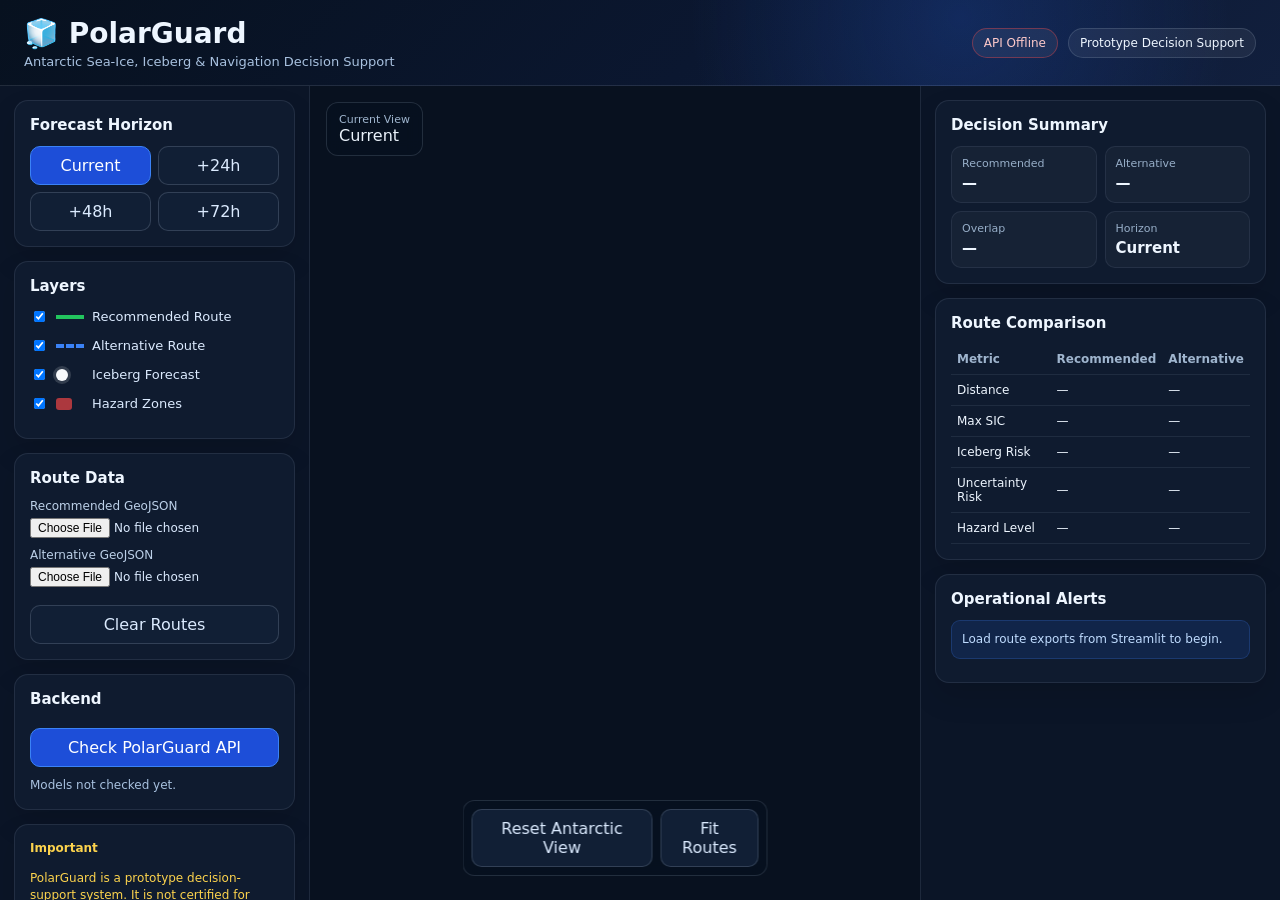
<file: polarguard_cesium/index.html>
<!DOCTYPE html>
<html lang="en">
<head>
  <meta charset="UTF-8" />
  <meta name="viewport" content="width=device-width, initial-scale=1.0" />
  <title>PolarGuard 3D Navigation</title>

  <script src="https://cesium.com/downloads/cesiumjs/releases/1.132/Build/Cesium/Cesium.js"></script>
  <link
    href="https://cesium.com/downloads/cesiumjs/releases/1.132/Build/Cesium/Widgets/widgets.css"
    rel="stylesheet"
  />

  <link rel="stylesheet" href="./styles.css" />
</head>

<body>
  <div id="app-shell">

    <header class="topbar">
      <div>
        <h1>🧊 PolarGuard</h1>
        <p>Antarctic Sea-Ice, Iceberg & Navigation Decision Support</p>
      </div>

      <div class="status-strip">
        <span id="apiStatus" class="status-pill status-offline">
          API Offline
        </span>
        <span class="status-pill">
          Prototype Decision Support
        </span>
      </div>
    </header>

    <aside class="sidebar">
      <section class="panel">
        <h2>Forecast Horizon</h2>

        <div class="segmented">
          <button class="horizon-btn active" data-horizon="current">
            Current
          </button>
          <button class="horizon-btn" data-horizon="24h">
            +24h
          </button>
          <button class="horizon-btn" data-horizon="48h">
            +48h
          </button>
          <button class="horizon-btn" data-horizon="72h">
            +72h
          </button>
        </div>
      </section>

      <section class="panel">
        <h2>Layers</h2>

        <label class="toggle-row">
          <input type="checkbox" id="showRecommended" checked />
          <span class="legend-line recommended"></span>
          Recommended Route
        </label>

        <label class="toggle-row">
          <input type="checkbox" id="showAlternative" checked />
          <span class="legend-line alternative"></span>
          Alternative Route
        </label>

        <label class="toggle-row">
          <input type="checkbox" id="showIceberg" checked />
          <span class="legend-dot iceberg"></span>
          Iceberg Forecast
        </label>

        <label class="toggle-row">
          <input type="checkbox" id="showHazards" checked />
          <span class="legend-box hazard"></span>
          Hazard Zones
        </label>
      </section>

      <section class="panel">
        <h2>Route Data</h2>

        <label class="upload-label">
          Recommended GeoJSON
          <input
            type="file"
            id="recommendedFile"
            accept=".geojson,.json"
          />
        </label>

        <label class="upload-label">
          Alternative GeoJSON
          <input
            type="file"
            id="alternativeFile"
            accept=".geojson,.json"
          />
        </label>

        <button id="clearRoutesBtn" class="secondary-btn">
          Clear Routes
        </button>
      </section>

      <section class="panel">
        <h2>Backend</h2>

        <button id="connectApiBtn" class="primary-btn">
          Check PolarGuard API
        </button>

        <div id="modelStatus" class="mini-status">
          Models not checked yet.
        </div>
      </section>

      <section class="panel disclaimer">
        <strong>Important</strong>
        <p>
          PolarGuard is a prototype decision-support system.
          It is not certified for operational vessel navigation.
        </p>
      </section>
    </aside>

    <main class="main">
      <div id="cesiumContainer"></div>

      <div class="hud top-left">
        <div class="hud-title">Current View</div>
        <div id="currentHorizon">Current</div>
      </div>

      <div class="hud bottom-center">
        <button id="resetViewBtn">Reset Antarctic View</button>
        <button id="fitRoutesBtn">Fit Routes</button>
      </div>
    </main>

    <aside class="rightbar">
      <section class="panel">
        <h2>Decision Summary</h2>

        <div class="metric-grid">
          <div class="metric">
            <span>Recommended</span>
            <strong id="recommendedDistance">—</strong>
          </div>

          <div class="metric">
            <span>Alternative</span>
            <strong id="alternativeDistance">—</strong>
          </div>

          <div class="metric">
            <span>Overlap</span>
            <strong id="routeOverlap">—</strong>
          </div>

          <div class="metric">
            <span>Horizon</span>
            <strong id="summaryHorizon">Current</strong>
          </div>
        </div>
      </section>

      <section class="panel">
        <h2>Route Comparison</h2>

        <table class="comparison-table">
          <thead>
            <tr>
              <th>Metric</th>
              <th>Recommended</th>
              <th>Alternative</th>
            </tr>
          </thead>

          <tbody>
            <tr>
              <td>Distance</td>
              <td id="cmpRecDistance">—</td>
              <td id="cmpAltDistance">—</td>
            </tr>
            <tr>
              <td>Max SIC</td>
              <td id="cmpRecSic">—</td>
              <td id="cmpAltSic">—</td>
            </tr>
            <tr>
              <td>Iceberg Risk</td>
              <td id="cmpRecIceberg">—</td>
              <td id="cmpAltIceberg">—</td>
            </tr>
            <tr>
              <td>Uncertainty Risk</td>
              <td id="cmpRecUncertainty">—</td>
              <td id="cmpAltUncertainty">—</td>
            </tr>
            <tr>
              <td>Hazard Level</td>
              <td id="cmpRecHazard">—</td>
              <td id="cmpAltHazard">—</td>
            </tr>
          </tbody>
        </table>
      </section>

      <section class="panel">
        <h2>Operational Alerts</h2>

        <div id="alerts">
          <div class="alert info">
            Load route exports from Streamlit to begin.
          </div>
        </div>
      </section>
    </aside>
  </div>

  <script src="./app.js"></script>
</body>
</html>
</file>
<file: polarguard_cesium/styles.css>
* {
  box-sizing: border-box;
}

html,
body {
  margin: 0;
  width: 100%;
  height: 100%;
  overflow: hidden;
  font-family:
    Inter,
    ui-sans-serif,
    system-ui,
    -apple-system,
    BlinkMacSystemFont,
    "Segoe UI",
    sans-serif;
  background: #08111f;
  color: #eef6ff;
}

button,
input {
  font: inherit;
}

#app-shell {
  width: 100%;
  height: 100%;
  display: grid;
  grid-template-columns: 310px 1fr 360px;
  grid-template-rows: 86px 1fr;
  grid-template-areas:
    "topbar topbar topbar"
    "sidebar main rightbar";
}

.topbar {
  grid-area: topbar;
  display: flex;
  align-items: center;
  justify-content: space-between;
  padding: 0 24px;
  border-bottom: 1px solid rgba(148, 163, 184, 0.18);
  background:
    radial-gradient(circle at 75% 20%, rgba(37, 99, 235, 0.22), transparent 28%),
    linear-gradient(135deg, #07111f, #0b1730 55%, #111f3d);
}

.topbar h1 {
  margin: 0;
  font-size: 28px;
}

.topbar p {
  margin: 4px 0 0;
  color: #a8c1df;
  font-size: 13px;
}

.status-strip {
  display: flex;
  gap: 10px;
}

.status-pill {
  padding: 7px 11px;
  border-radius: 999px;
  border: 1px solid rgba(148, 163, 184, 0.24);
  background: rgba(255, 255, 255, 0.06);
  font-size: 12px;
}

.status-online {
  color: #bbf7d0;
  border-color: rgba(34, 197, 94, 0.4);
}

.status-offline {
  color: #fecaca;
  border-color: rgba(239, 68, 68, 0.4);
}

.sidebar,
.rightbar {
  overflow-y: auto;
  padding: 14px;
  background: #0b1527;
}

.sidebar {
  grid-area: sidebar;
  border-right: 1px solid rgba(148, 163, 184, 0.14);
}

.rightbar {
  grid-area: rightbar;
  border-left: 1px solid rgba(148, 163, 184, 0.14);
}

.main {
  grid-area: main;
  position: relative;
  min-width: 0;
  min-height: 0;
}

#cesiumContainer {
  position: absolute;
  inset: 0;
}

.panel {
  margin-bottom: 14px;
  padding: 15px;
  border: 1px solid rgba(148, 163, 184, 0.14);
  border-radius: 14px;
  background: rgba(17, 29, 49, 0.88);
  box-shadow: 0 14px 30px rgba(0, 0, 0, 0.12);
}

.panel h2 {
  margin: 0 0 12px;
  font-size: 15px;
}

.segmented {
  display: grid;
  grid-template-columns: repeat(2, 1fr);
  gap: 7px;
}

.horizon-btn,
.primary-btn,
.secondary-btn,
.hud button {
  border: 1px solid rgba(148, 163, 184, 0.25);
  border-radius: 10px;
  padding: 9px 10px;
  cursor: pointer;
}

.horizon-btn,
.secondary-btn,
.hud button {
  background: #111f35;
  color: #dbeafe;
}

.horizon-btn.active,
.primary-btn {
  background: #1d4ed8;
  color: white;
  border-color: #3b82f6;
}

.primary-btn,
.secondary-btn {
  width: 100%;
  margin-top: 8px;
}

.toggle-row {
  display: grid;
  grid-template-columns: 18px 28px 1fr;
  align-items: center;
  gap: 8px;
  margin: 10px 0;
  color: #dbeafe;
  font-size: 13px;
}

.legend-line {
  height: 0;
  border-top: 4px solid;
}

.legend-line.recommended {
  border-color: #22c55e;
}

.legend-line.alternative {
  border-color: #3b82f6;
  border-top-style: dashed;
}

.legend-dot {
  width: 12px;
  height: 12px;
  border-radius: 50%;
}

.legend-dot.iceberg {
  background: #f8fafc;
  box-shadow: 0 0 0 3px rgba(248, 250, 252, 0.15);
}

.legend-box {
  width: 16px;
  height: 12px;
  border-radius: 3px;
}

.legend-box.hazard {
  background: rgba(239, 68, 68, 0.7);
}

.upload-label {
  display: block;
  margin: 10px 0;
  color: #bcd0e8;
  font-size: 12px;
}

.upload-label input {
  display: block;
  width: 100%;
  margin-top: 5px;
  color: #dbeafe;
}

.mini-status {
  margin-top: 10px;
  font-size: 12px;
  color: #a8c1df;
  line-height: 1.45;
}

.disclaimer {
  color: #fcd34d;
  font-size: 12px;
  line-height: 1.45;
}

.disclaimer p {
  margin-bottom: 0;
}

.hud {
  position: absolute;
  z-index: 20;
  border: 1px solid rgba(148, 163, 184, 0.2);
  border-radius: 12px;
  background: rgba(7, 17, 31, 0.84);
  backdrop-filter: blur(8px);
  color: #eaf2fb;
}

.hud.top-left {
  top: 16px;
  left: 16px;
  padding: 10px 12px;
}

.hud.bottom-center {
  bottom: 24px;
  left: 50%;
  transform: translateX(-50%);
  display: flex;
  gap: 8px;
  padding: 8px;
}

.hud-title {
  font-size: 11px;
  color: #9fb5ce;
}

.metric-grid {
  display: grid;
  grid-template-columns: repeat(2, 1fr);
  gap: 8px;
}

.metric {
  padding: 10px;
  border: 1px solid rgba(148, 163, 184, 0.12);
  border-radius: 10px;
  background: rgba(255, 255, 255, 0.03);
}

.metric span {
  display: block;
  color: #97aec8;
  font-size: 11px;
}

.metric strong {
  display: block;
  margin-top: 4px;
  font-size: 15px;
}

.comparison-table {
  width: 100%;
  border-collapse: collapse;
  font-size: 12px;
}

.comparison-table th,
.comparison-table td {
  padding: 8px 6px;
  border-bottom: 1px solid rgba(148, 163, 184, 0.12);
  text-align: left;
}

.comparison-table th {
  color: #9fb5ce;
  font-weight: 600;
}

.alert {
  margin: 8px 0;
  padding: 10px;
  border-radius: 9px;
  font-size: 12px;
  line-height: 1.4;
}

.alert.info {
  color: #bfdbfe;
  background: rgba(37, 99, 235, 0.14);
  border: 1px solid rgba(59, 130, 246, 0.22);
}

.alert.warning {
  color: #fde68a;
  background: rgba(217, 119, 6, 0.14);
  border: 1px solid rgba(245, 158, 11, 0.22);
}

.alert.critical {
  color: #fecaca;
  background: rgba(220, 38, 38, 0.14);
  border: 1px solid rgba(239, 68, 68, 0.22);
}

.alert.safe {
  color: #bbf7d0;
  background: rgba(22, 163, 74, 0.14);
  border: 1px solid rgba(34, 197, 94, 0.22);
}

.cesium-viewer-bottom {
  display: none;
}

@media (max-width: 1200px) {
  #app-shell {
    grid-template-columns: 260px 1fr;
    grid-template-areas:
      "topbar topbar"
      "sidebar main";
  }

  .rightbar {
    display: none;
  }
}
</file>
